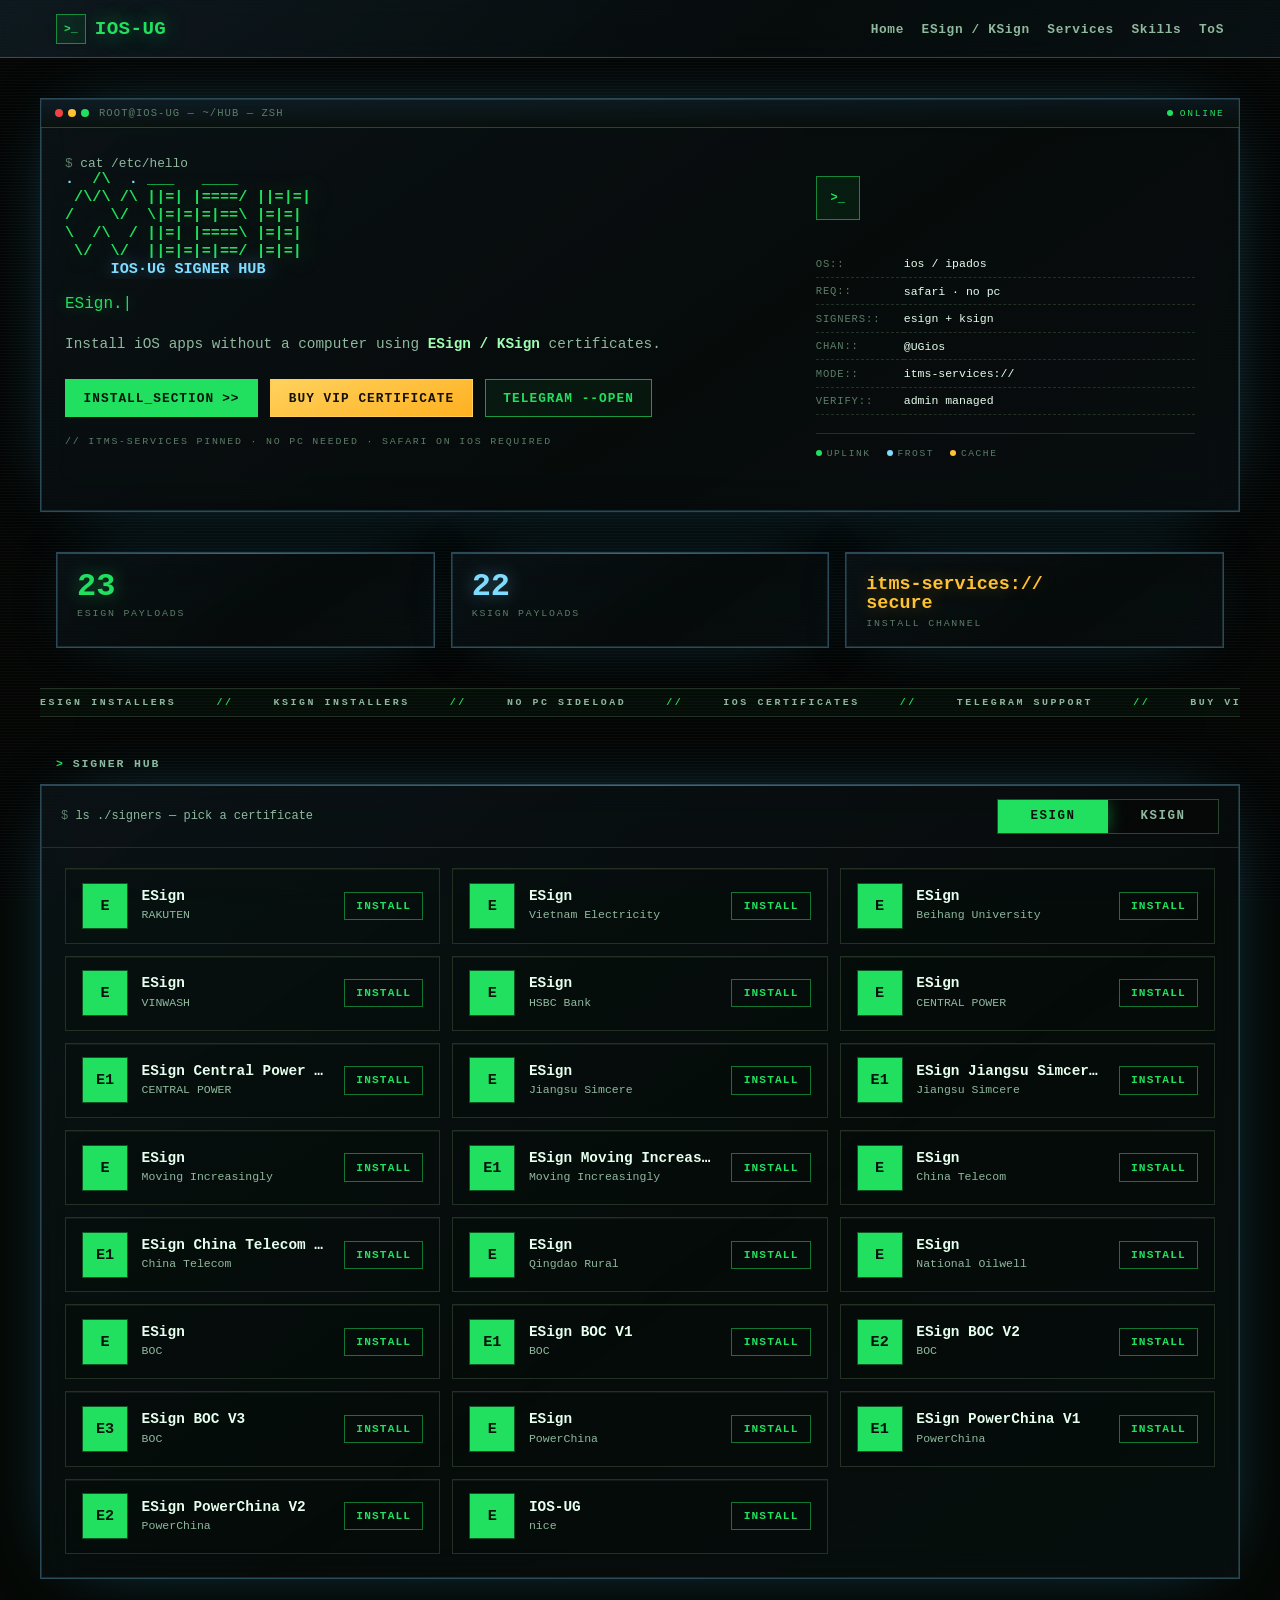
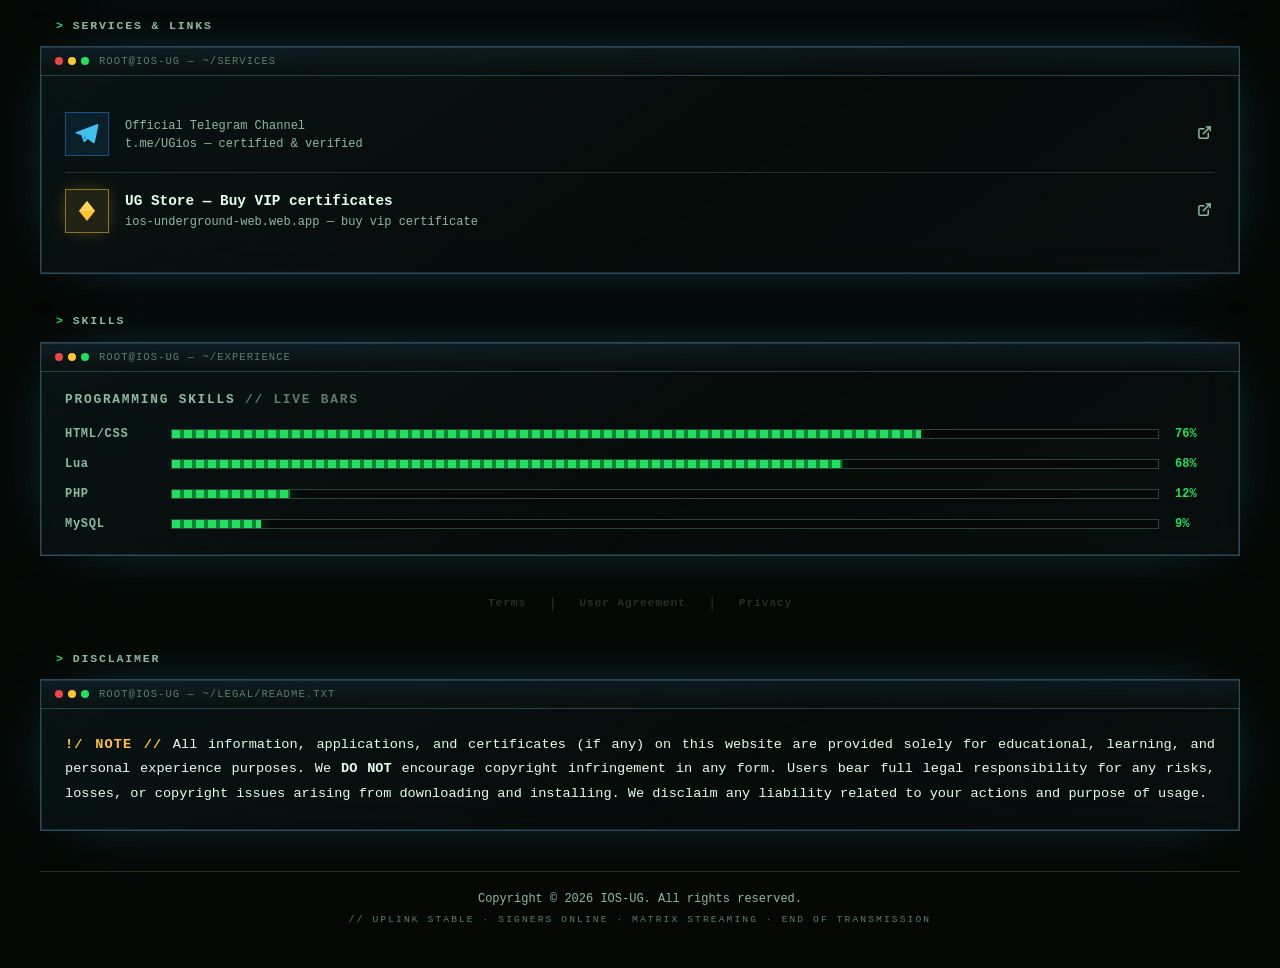
<file: index.html>
<!DOCTYPE html>
<html lang="en">
<head>
<meta charset="UTF-8">
<meta name="viewport" content="width=device-width, initial-scale=1.0, maximum-scale=1.0, user-scalable=no">
<meta name="mobile-web-app-capable" content="yes">
<meta name="apple-mobile-web-app-capable" content="yes">
<meta name="apple-mobile-web-app-status-bar-style" content="black-translucent">
<meta name="theme-color" content="#050805">
<title>IOS-UG</title>
<meta name="description" content="IOS-UG — ESign &amp; KSign iOS certificate installer">
<meta name="keywords" content="ios-ug, esign, ksign, ios signer, sideload, ipa installer, no pc, unsigned apps">
<link rel="icon" type="image/png" href="images/ios-ug-logo.png">
<style>
  /* ================================================================
     IOS-UG — PHOSPHOR TERMINAL / MATRIX EDITION v2
     Structure: windows on flowing rain. Sharp. Mono. Bright.
     ================================================================ */
  :root {
    --bg: #050805;
    --panel: #0a0f0a;
    --text: #e6ffee;
    --muted: #8fb99e;
    --faint: #5c7d68;
    --line: #233024;
    --line-hi: #2c4634;
    --green: #22e05f;
    --green-hi: #33ff66;
    --green-soft: #9dffb0;
    --amber: #ffc233;
    --red: #ff4d4d;
    --cyan: #7ddcff;
    --ink: #04140a;
    --frost: rgba(125, 211, 252, 0.30);
    --mono: "JetBrains Mono", "Fira Code", ui-monospace, "SF Mono", Menlo, Consolas, monospace;
  }

  * { box-sizing: border-box; margin: 0; padding: 0; }

  html {
    background: var(--bg);
    scroll-behavior: smooth;
    -webkit-text-size-adjust: 100%;  /* stop iOS from inflating fonts & breaking rows */
    text-size-adjust: 100%;
  }

  /* body stays TRANSPARENT — the fixed matrix canvas (z-index:-10)
     paints behind every layer and must be allowed to show through */
  body {
    width: 100%;
    min-height: 100%;
    background: transparent;
    color: var(--text);
    font-family: var(--mono);
    font-size: 14px;
    overflow-x: hidden;
    -webkit-tap-highlight-color: transparent;
  }

  a { color: var(--green); text-decoration: none; }
  a:hover { color: var(--green-hi); }

  ::selection { background: var(--green); color: var(--ink); }
  :focus-visible { outline: 2px solid var(--green-hi); outline-offset: 2px; }

  /* ENGLISH-ONLY UI — Vietnamese strings stay in markup for reference, never rendered */
  .lang-vi { display: none !important; }

  /* ---------- matrix backdrop: unmissable ---------- */
  #matrix {
    position: fixed;
    inset: 0;
    width: 100%;
    height: 100%;
    z-index: -10;
    pointer-events: none;
    opacity: 1;
  }

  /* CRT scanlines above the rain */
  body::after {
    content: "";
    position: fixed;
    inset: 0;
    z-index: -9;
    pointer-events: none;
    background: repeating-linear-gradient(
      0deg,
      rgba(230, 255, 238, 0.028) 0 1px,
      transparent 1px 3px
    );
  }

  /* ---------- reveal (after boot splash dissolves) ---------- */
  .rise {
    opacity: 0;
    animation: rise-in 0.5s cubic-bezier(0.2, 0.7, 0.3, 1) forwards;
    animation-delay: 2.9s;
  }
  @keyframes rise-in {
    from { opacity: 0; transform: translateY(14px); }
    to { opacity: 1; transform: none; }
  }

  /* ---------- terminal windows ---------- */
  .window {
    position: relative;
    isolation: isolate;
    overflow: hidden;
    max-width: 1200px;
    margin: 0 auto 2.5rem;
    /* glass rim highlight painted ON as the first background layer */
    background:
      linear-gradient(90deg, transparent, rgba(255, 255, 255, 0.18), transparent) top / 100% 1px no-repeat,
      linear-gradient(
        145deg,
        rgba(23, 44, 58, 0.30),
        rgba(7, 14, 15, 0.56) 58%,
        rgba(13, 27, 33, 0.34)
      );
    -webkit-backdrop-filter: blur(20px) saturate(1.5) brightness(1.05);
    backdrop-filter: blur(20px) saturate(1.5) brightness(1.05);
    border: 1px solid var(--frost);
    box-shadow:
      inset 0 0 0 1px rgba(125, 211, 252, 0.16),
      inset 0 1px 0 rgba(255, 255, 255, 0.10),
      0 0 70px -34px rgba(56, 189, 248, 0.55);
  }
  .window::after {
    content: "";
    position: absolute;
    top: -60%; bottom: -60%; left: -70%;
    width: 55%;
    pointer-events: none;
    background: linear-gradient(
      115deg,
      transparent,
      rgba(148, 214, 255, 0.08) 45%,
      rgba(255, 255, 255, 0.15) 50%,
      rgba(148, 214, 255, 0.08) 55%,
      transparent
    );
    transform: translateX(-45%);
    animation: sheen 7s ease-in-out infinite;
  }
  @keyframes sheen {
    0% { transform: translateX(-45%); }
    55%, 100% { transform: translateX(320%); }
  }

  .term-bar {
    display: flex;
    align-items: center;
    gap: 0.6rem;
    padding: 0.5rem 0.9rem;
    background: linear-gradient(180deg, rgba(17, 36, 48, 0.45), rgba(10, 16, 11, 0.68));
    -webkit-backdrop-filter: blur(12px);
    backdrop-filter: blur(12px);
    border-bottom: 1px solid rgba(125, 211, 252, 0.22);
  }
  .term-dots { display: inline-flex; gap: 5px; }
  .term-dots i { display: inline-block; width: 8px; height: 8px; border-radius: 999px; }
  .term-title {
    font-size: 0.66rem;
    letter-spacing: 0.1em;
    text-transform: uppercase;
    color: var(--faint);
    white-space: nowrap;
    overflow: hidden;
    text-overflow: ellipsis;
  }
  .term-right {
    margin-left: auto;
    display: inline-flex;
    align-items: center;
    gap: 0.4rem;
    font-size: 0.6rem;
    letter-spacing: 0.18em;
    text-transform: uppercase;
    color: var(--green);
  }
  .term-right .pulse {
    width: 6px; height: 6px; border-radius: 999px;
    background: var(--green);
    animation: blink 1.4s infinite;
  }

  .caret::after {
    content: "▊";
    margin-left: 0.12em;
    color: var(--green);
    animation: blink 1.1s steps(1, end) infinite;
  }
  @keyframes blink { 50% { opacity: 0; } }

  .cmd::before { content: "$ "; color: var(--faint); }

  /* ---------- header ---------- */
  header {
    position: sticky;
    top: 0;
    z-index: 100;
    background: linear-gradient(140deg, rgba(24, 44, 57, 0.50), rgba(7, 14, 15, 0.72) 60%, rgba(13, 27, 33, 0.50));
    -webkit-backdrop-filter: blur(16px) saturate(1.35);
    backdrop-filter: blur(16px) saturate(1.35);
    border-bottom: 1px solid var(--frost);
  }

  .navbar {
    max-width: 1200px;
    margin: 0 auto;
    padding: 0.85rem 1rem;
    display: flex;
    align-items: center;
    justify-content: space-between;
    flex-wrap: wrap;
    gap: 0.85rem;
  }

  .nav-logo {
    display: inline-flex;
    align-items: center;
    gap: 0.55rem;
    font-size: 1.2rem;
    font-weight: 800;
    color: var(--green);
    letter-spacing: 0.02em;
    text-shadow: 0 0 20px rgba(34, 224, 95, 0.5);
  }
  .nav-logo i {
    font-style: normal;
    display: inline-grid;
    place-items: center;
    width: 30px; height: 30px;
    border: 1px solid rgba(34, 224, 95, 0.55);
    background: rgba(34, 224, 95, 0.08);
    color: var(--green);
    font-size: 0.7rem;
    font-weight: 800;
  }

  .nav-links {
    display: flex;
    gap: 1.1rem;
    list-style: none;
    align-items: center;
    flex-wrap: wrap;
  }

  .nav-links a {
    color: var(--muted);
    font-weight: 600;
    font-size: 0.8rem;
    letter-spacing: 0.05em;
    transition: color 0.2s, text-shadow 0.2s;
  }

  .nav-links a:hover { color: var(--green-hi); text-shadow: 0 0 14px rgba(34, 224, 95, 0.55); }

  /* ---------- hero ---------- */
  .hero { padding-top: 2.5rem; }

  .hero-grid {
    display: grid;
    gap: 2rem;
    padding: 1.75rem 1.5rem 2rem;
  }
  @media (min-width: 900px) {
    .hero-grid { grid-template-columns: 1.25fr 0.75fr; align-items: start; }
  }

  .hero-art {
    font-size: clamp(0.6rem, 2.6vw + 0.2rem, 0.95rem);
    line-height: 1.18;
    font-weight: 800;
    color: var(--green);
    text-shadow: 0 0 22px rgba(34, 224, 95, 0.55);
    white-space: pre;
    overflow: hidden;
  }
  .hero-art em {
    font-style: normal;
    color: var(--cyan);
    text-shadow: 0 0 18px rgba(125, 220, 255, 0.5);
  }

  .hero-typing {
    font-size: 1rem;
    color: var(--green);
    min-height: 1.4rem;
    margin-top: 1rem;
    text-shadow: 0 0 14px rgba(34, 224, 95, 0.4);
  }

  .hero-desc {
    margin-top: 0.9rem;
    color: var(--muted);
    font-size: 0.9rem;
    line-height: 1.75;
    max-width: 640px;
  }
  .hero-desc strong { color: var(--green-soft); }

  .cta-row { display: flex; flex-wrap: wrap; gap: 0.75rem; margin-top: 1.4rem; }

  .btn-sh {
    display: inline-flex;
    align-items: center;
    gap: 0.5rem;
    padding: 0.65rem 1.1rem;
    border: 1px solid rgba(34, 224, 95, 0.65);
    background: var(--green);
    color: var(--ink);
    font-family: var(--mono);
    font-weight: 800;
    font-size: 0.8rem;
    letter-spacing: 0.08em;
    text-transform: uppercase;
    transition: all 0.2s;
  }
  .btn-sh:hover {
    background: var(--green-hi);
    box-shadow: 0 0 26px -6px rgba(51, 255, 102, 0.6);
    color: var(--ink);
  }
  .btn-sh.ghost {
    background: rgba(34, 224, 95, 0.06);
    color: var(--green);
  }
  .btn-sh.ghost:hover {
    background: rgba(34, 224, 95, 0.14);
    color: var(--green-hi);
  }
  /* VIP = solid gold */
  .btn-sh.vip {
    background: linear-gradient(160deg, #ffd25e, #ffb020);
    border-color: rgba(255, 210, 94, 0.75);
    color: #14100a;
  }
  .btn-sh.vip:hover {
    background: #ffd25e;
    box-shadow: 0 0 30px -6px rgba(255, 194, 51, 0.65);
    color: #14100a;
  }

  .hero-meta {
    margin-top: 1.2rem;
    font-size: 0.62rem;
    letter-spacing: 0.18em;
    color: var(--faint);
    text-transform: uppercase;
  }

  /* sysinfo side card */
  .sysinfo { padding: 1.25rem; font-size: 0.75rem; align-self: stretch; }
  .sysinfo .mark {
    display: inline-grid;
    place-items: center;
    width: 44px; height: 44px;
    border: 1px solid rgba(34, 224, 95, 0.55);
    background: rgba(34, 224, 95, 0.08);
    color: var(--green);
    font-weight: 800;
    margin-bottom: 0.9rem;
  }
  .sysinfo table { width: 100%; border-collapse: collapse; margin-top: 1rem; }
  .sysinfo td {
    padding: 0.42rem 0;
    border-bottom: 1px dashed var(--line);
    color: var(--muted);
    font-size: 0.72rem;
  }
  .sysinfo td:first-child { color: var(--faint); width: 88px; font-size: 0.66rem; letter-spacing: 0.08em; text-transform: uppercase; }
  .sysinfo td:last-child { color: var(--text); }

  .leds {
    display: flex;
    gap: 1rem;
    margin-top: 1.1rem;
    padding-top: 0.9rem;
    border-top: 1px solid var(--line);
    font-size: 0.6rem;
    letter-spacing: 0.16em;
    text-transform: uppercase;
    color: var(--faint);
  }
  .leds b { width: 6px; height: 6px; border-radius: 999px; display: inline-block; margin-right: 5px; }

  /* ---------- stat strip ---------- */
  .stats {
    max-width: 1200px;
    margin: 0 auto 2.5rem;
    padding: 0 1rem;
    display: grid;
    grid-template-columns: repeat(3, minmax(0, 1fr));
    gap: 1rem;
  }
  @media (max-width: 640px) {
    .stats { grid-template-columns: 1fr; }
  }
  .stat {
    margin: 0;   /* .window default margin would add huge gaps in the grid */
    padding: 1.1rem 1.25rem;
    display: flex;
    flex-direction: column;
    gap: 0.3rem;
    animation-delay: 3.05s;
  }
  .stat .num {
    font-size: 1.9rem;
    font-weight: 800;
    color: var(--green);
    line-height: 1;
    text-shadow: 0 0 18px rgba(34, 224, 95, 0.45);
  }
  .stat .lbl {
    font-size: 0.62rem;
    letter-spacing: 0.18em;
    text-transform: uppercase;
    color: var(--faint);
  }
  .stat:nth-child(2) { animation-delay: 3.2s; }
  .stat:nth-child(3) { animation-delay: 3.35s; }
  .stat:nth-child(2) .num { color: var(--cyan); text-shadow: 0 0 18px rgba(125, 220, 255, 0.4); }
  .stat:nth-child(3) .num { color: var(--amber); text-shadow: 0 0 18px rgba(255, 194, 51, 0.35); font-size: 1.2rem; padding-top: 0.35rem; }

  /* ---------- marquee ---------- */
  .marquee {
    max-width: 1200px;
    margin: 0 auto 2.5rem;
    border-block: 1px solid var(--line);
    overflow: hidden;
    background: rgba(34, 224, 95, 0.04);
  }
  .marquee-track {
    display: flex;
    gap: 2.5rem;
    width: max-content;
    padding: 0.5rem 0;
    animation: slide 30s linear infinite;
  }
  .marquee span {
    display: inline-flex;
    align-items: center;
    gap: 2.5rem;
    font-size: 0.62rem;
    font-weight: 800;
    letter-spacing: 0.26em;
    text-transform: uppercase;
    color: var(--muted);
    white-space: nowrap;
  }
  .marquee span::after { content: "//"; color: var(--green); }
  @keyframes slide {
    from { transform: translateX(0); }
    to { transform: translateX(-50%); }
  }

  /* ---------- section labels (outside windows) ---------- */
  .section-label {
    display: flex;
    align-items: center;
    gap: 0.5rem;
    max-width: 1200px;
    margin: 0 auto 0.9rem;
    padding: 0 1rem;
    font-size: 0.72rem;
    font-weight: 800;
    letter-spacing: 0.16em;
    text-transform: uppercase;
    color: var(--muted);
  }
  .section-label::before { content: ">"; color: var(--green); }

  /* ---------- services row ---------- */
  .pad { padding: 1.25rem 1.5rem 1.5rem; }

  .link-row {
    display: flex;
    align-items: center;
    gap: 1rem;
    padding: 1rem 0;
    border-bottom: 1px solid var(--line);
    transition: background 0.2s;
  }
  .link-row:last-child { border-bottom: none; }
  .link-row:hover { background: rgba(34, 224, 95, 0.05); }

  .link-icon-wrap {
    width: 44px;
    height: 44px;
    border: 1px solid rgba(33, 150, 243, 0.45);
    background: rgba(33, 150, 243, 0.10);
    display: flex;
    align-items: center;
    justify-content: center;
    flex-shrink: 0;
  }
  .link-icon-wrap svg { width: 24px; height: 24px; }

  .link-icon-wrap.vip {
    border-color: rgba(255, 194, 51, 0.50);
    background: rgba(255, 194, 51, 0.10);
    box-shadow: 0 0 20px -6px rgba(255, 194, 51, 0.45);
  }

  .link-label { color: var(--text); font-weight: 600; font-size: 0.9rem; line-height: 1.35; }
  .link-label span { display: block; }
  .link-label span:nth-child(2) { font-size: 0.75rem; color: var(--muted); font-weight: 500; margin-top: 2px; font-family: var(--mono); }

  .link-open-btn { margin-left: auto; width: 18px; height: 18px; color: var(--muted); flex-shrink: 0; }
  .link-row:hover .link-open-btn { color: var(--green); }

  /* ---------- signers hub (tabs) ---------- */
  .seg-bar {
    display: flex;
    align-items: center;
    gap: 0.75rem;
    padding: 0.85rem 1.25rem;
    border-bottom: 1px solid var(--line);
    flex-wrap: wrap;
  }
  .seg-cmd { font-size: 0.75rem; color: var(--muted); }
  .seg-cmd::before { content: "$ "; color: var(--faint); }

  .seg-track {
    display: flex;
    position: relative;
    border: 1px solid var(--line-hi);
    background: rgba(5, 8, 5, 0.62);
    overflow: hidden;
  }
  .seg-thumb {
    position: absolute;
    top: 0; bottom: 0; left: 0;
    width: 50%;
    background: var(--green) !important;
    box-shadow: 0 0 18px -2px rgba(34, 224, 95, 0.55);
    transition: transform 0.25s ease;
    z-index: 0;
  }
  .seg-btn {
    flex: 1;
    min-width: 110px;
    padding: 0.6rem 1.4rem;
    background: transparent;
    border: none;
    color: var(--muted);
    font-family: var(--mono);
    font-weight: 800;
    font-size: 0.78rem;
    letter-spacing: 0.12em;
    text-transform: uppercase;
    cursor: pointer;
    transition: color 0.2s;
    position: relative;
    z-index: 1;
  }
  .seg-btn.active { color: var(--ink); }
  .seg-btn:not(.active):hover { color: var(--text); }

  .tab-panel { display: none; }
  .tab-panel.active { display: block; }

  .list-pad { padding: 1.25rem 1.5rem 1.5rem; }

  .esign-section, .ksign-section {
    display: grid;
    grid-template-columns: repeat(auto-fill, minmax(300px, 1fr));
    gap: 0.75rem;
  }

  .app-row {
    display: flex;
    align-items: center;
    gap: 0.85rem;
    padding: 0.85rem 1rem;
    background: rgba(5, 12, 8, 0.26);   /* glassy — matrix rain shows through */
    box-shadow: inset 0 1px 0 rgba(255, 255, 255, 0.05);
    border: 1px solid var(--line);
    transition: border-color 0.2s, box-shadow 0.2s, background 0.2s;
    cursor: pointer;
  }

  .app-row:hover {
    border-color: rgba(34, 224, 95, 0.6);
    background: rgba(34, 224, 95, 0.10);
    box-shadow: 0 0 22px -8px rgba(34, 224, 95, 0.5);
  }

  .app-icon {
    width: 46px;
    height: 46px;
    background: var(--bg);
    border: 1px solid rgba(34, 224, 95, 0.35);
    display: flex;
    align-items: center;
    justify-content: center;
    flex-shrink: 0;
    overflow: hidden;
  }

  .app-badge {
    display: inline-flex;
    align-items: center;
    justify-content: center;
    width: 100%;
    height: 100%;
    font-size: 0.95rem;
    font-weight: 800;
    color: var(--ink);
    background: var(--green);
  }
  .app-row:hover .app-badge {
    background: var(--green-hi);
    box-shadow: 0 0 16px -2px rgba(51, 255, 102, 0.6);
  }

  .app-text { flex: 1; min-width: 0; }

  .app-title {
    font-weight: 700;
    font-size: 0.9rem;
    color: var(--text);
    margin-bottom: 0.2rem;
    white-space: nowrap;
    overflow: hidden;
    text-overflow: ellipsis;
  }

  .app-sub {
    font-size: 0.72rem;
    color: var(--muted);
    line-height: 1.4;
    font-family: var(--mono);
  }

  .app-action {
    font-size: 0.7rem;
    font-weight: 800;
    color: var(--green);
    letter-spacing: 0.1em;
    text-transform: uppercase;
    padding: 0.45rem 0.7rem;
    border: 1px solid rgba(34, 224, 95, 0.5);
    white-space: nowrap;
    transition: all 0.2s;
    flex-shrink: 0;
  }

  .app-row:hover .app-action {
    background: var(--green);
    color: var(--ink);
  }

  .loading-note {
    text-align: center;
    padding: 2rem;
    color: var(--muted);
    font-size: 0.8rem;
    grid-column: 1 / -1;
  }

  /* ---------- skills ---------- */
  .skill-row {
    display: flex;
    align-items: center;
    gap: 1rem;
    margin-bottom: 1rem;
  }

  .skill-name {
    width: 90px;
    font-size: 0.75rem;
    color: var(--muted);
    font-weight: 700;
    letter-spacing: 0.06em;
  }

  .skill-track {
    flex: 1;
    height: 10px;
    background: rgba(5, 8, 5, 0.62);
    overflow: hidden;
    border: 1px solid var(--line-hi);
    position: relative;
  }

  .skill-fill {
    height: 100%;
    width: 0%;
    transition: width 1s ease;
    background: repeating-linear-gradient(
      90deg,
      var(--green) 0 8px,
      rgba(34, 224, 95, 0.55) 8px 12px
    ) !important;
    box-shadow: 0 0 14px rgba(34, 224, 95, 0.45);
  }

  .skill-pct {
    width: 40px;
    font-size: 0.75rem;
    font-weight: 800;
    color: var(--green);
  }

  /* ---------- legal + disclaimer ---------- */
  .legal-links {
    max-width: 1200px;
    margin: 0 auto 2.5rem;
    padding: 0 1rem;
    display: flex;
    justify-content: center;
    gap: 1.4rem;
    flex-wrap: wrap;
  }

  .legal-links a {
    color: var(--muted);
    font-size: 0.72rem;
    font-weight: 600;
    letter-spacing: 0.06em;
  }
  .legal-links a:hover { color: var(--green); }
  .legal-links span { color: var(--line); }

  .readme {
    padding: 1.5rem;
    font-size: 0.85rem;
    line-height: 1.8;
    text-align: justify;
  }
  .readme .warn-head {
    color: var(--amber);
    font-weight: 800;
    letter-spacing: 0.08em;
  }
  .readme p { margin: 0; }
  .readme .lang-en + .lang-vi { margin-top: 1rem; }

  /* ---------- footer ---------- */
  .site-footer {
    max-width: 1200px;
    margin: 1.5rem auto 0;
    padding: 1.25rem 1rem 2rem;
    border-top: 1px solid var(--line);
    color: var(--muted);
    font-size: 0.75rem;
    text-align: center;
  }
  .footer-sys {
    margin-top: 0.5rem;
    font-size: 0.6rem;
    letter-spacing: 0.22em;
    text-transform: uppercase;
    color: var(--faint);
  }

  /* ---------- toast ---------- */
  #toast {
    position: fixed;
    bottom: 2rem;
    left: 50%;
    transform: translateX(-50%);
    padding: 0.9rem 1.3rem;
    background: linear-gradient(140deg, rgba(24, 44, 57, 0.85), rgba(7, 14, 15, 0.92));
    -webkit-backdrop-filter: blur(14px);
    backdrop-filter: blur(14px);
    border: 1px solid var(--frost);
    color: var(--text);
    font-size: 0.8rem;
    display: none;
    z-index: 1000;
    animation: slideUp 0.3s ease;
    max-width: min(92vw, 480px);
  }
  #toast::before { content: "[notice] "; color: var(--green); font-weight: 800; }
  #toast.show { display: block; }

  @keyframes slideUp { from { transform: translate(-50%, 20px); opacity: 0; } to { transform: translate(-50%, 0); opacity: 1; } }

  /* ---------- responsive ---------- */
  @media (max-width: 700px) {
    /* header: logo + horizontal scroll tabs (native iOS feel) */
    .navbar { flex-direction: row; align-items: center; justify-content: space-between; gap: 0.75rem; padding: 0.75rem 0.85rem; }
    .nav-logo { font-size: 1.05rem; }
    .nav-logo i { width: 26px; height: 26px; font-size: 0.62rem; }
    .nav-links {
      flex-wrap: nowrap;
      overflow-x: auto;
      justify-content: flex-start;
      gap: 0.9rem;
      padding-bottom: 2px;
      -webkit-overflow-scrolling: touch;
      scrollbar-width: none;
    }
    .nav-links::-webkit-scrollbar { display: none; }
    .nav-links a { font-size: 0.72rem; white-space: nowrap; }

    /* tighter rhythm so more matrix breathes between windows */
    .window {
      margin-bottom: 1.1rem;
      /* LIGHT GLASS on phones — crisper, brighter rain, no heavy compositing */
      background: linear-gradient(160deg, rgba(23, 44, 58, 0.20), rgba(7, 14, 15, 0.34) 60%);
      -webkit-backdrop-filter: blur(10px) saturate(1.25) brightness(1.08);
      backdrop-filter: blur(10px) saturate(1.25) brightness(1.08);
      -webkit-backdrop-filter: blur(10px) saturate(1.25) brightness(1.08);
    }
    .window::after { display: none; }  /* sheen sweep off on phones */
    .stats { margin: 0 0 1.1rem; padding: 0 0.85rem; gap: 0.6rem; }
    .stat { padding: 0.9rem 1rem; }
    .stat .num { font-size: 1.5rem !important; }
    .marquee { margin-bottom: 1.1rem; }
    .section-label { margin-bottom: 0.6rem; padding: 0 0.85rem; }

    .hero { padding-top: 1rem; }
    .hero-grid { grid-template-columns: 1fr; padding: 1rem 0.85rem 1.15rem; gap: 1rem; }
    .sysinfo { display: none; }
    .hero-typing { font-size: 0.92rem; margin-top: 0.75rem; }
    .hero-desc { font-size: 0.82rem; line-height: 1.65; margin-top: 0.7rem; }
    .cta-row { gap: 0.5rem; margin-top: 1rem; }
    .btn-sh { padding: 0.55rem 0.85rem; font-size: 0.72rem; }
    .hero-meta { margin-top: 0.85rem; font-size: 0.56rem; }

    /* signers panel: ONE clean list with hairlines — not a stack of boxes.
       Rows are near-transparent so the rain streams right through them. */
    .list-pad { padding: 0.6rem 0.55rem 0.85rem; }
    .esign-section, .ksign-section { grid-template-columns: 1fr; gap: 0; }
    .app-row {
      padding: 0.55rem 0.5rem;
      gap: 0.55rem;
      background: rgba(5, 12, 8, 0.14);
      border: none;
      border-bottom: 1px solid var(--line);
      box-shadow: none;
    }
    .app-row:last-child { border-bottom: none; }
    .app-icon { width: 38px; height: 38px; }
    .app-badge { font-size: 0.8rem; }
    .app-title { font-size: 0.8rem; margin-bottom: 0.1rem; }
    .app-sub { font-size: 0.64rem; }
    .app-action { padding: 0.35rem 0.5rem; font-size: 0.62rem; letter-spacing: 0.06em; }

    /* loading note tighter */
    .seg-bar { gap: 0.6rem; padding: 0.75rem 0.85rem; }
    .seg-cmd { width: 100%; font-size: 0.68rem; }
    .seg-btn { min-width: 92px; padding: 0.55rem 1rem; font-size: 0.72rem; }
    .loading-note { padding: 1.25rem 0.5rem; }
    .skill-row { gap: 0.6rem; margin-bottom: 0.75rem; }
    .skill-name { width: 72px; font-size: 0.7rem; }
    .link-row { padding: 0.85rem 0; gap: 0.75rem; }
    .link-icon-wrap { width: 40px; height: 40px; }
    .readme { padding: 1rem 0.85rem 1.15rem; font-size: 0.78rem; line-height: 1.7; }
    .legal-links { margin-bottom: 1.4rem; gap: 0.9rem; }
    .site-footer { padding: 1rem 0.85rem 1.5rem; font-size: 0.68rem; }
    #toast { bottom: 1.25rem; width: max-content; max-width: 94vw; font-size: 0.72rem; }
  }

  /* ---------- boot splash — starter animation ---------- */
  .pointer-events-none { pointer-events: none; }
  .boot-hide {
    position: fixed;
    inset: 0;
    z-index: 1200;
    display: grid;
    place-items: center;
    padding: 1rem;
    background: var(--bg);
    animation: boot-out 0.5s ease 2.6s forwards;
  }
  .boot-hide .terminal { width: 100%; max-width: 27rem; }
  @keyframes boot-out { to { opacity: 0; visibility: hidden; } }

  .terminal { background: #0a0f0a; border: 1px solid var(--frost); box-shadow: 0 0 70px -26px rgba(56, 189, 248, 0.4); }

  .boot-line { opacity: 0; animation: boot-line-in 0.16s ease-out forwards; }
  @keyframes boot-line-in {
    from { opacity: 0; transform: translateX(-6px); }
    to { opacity: 1; transform: none; }
  }
  .boot-bar { width: 0; animation: boot-bar-fill 1.7s cubic-bezier(0.3, 0.7, 0.3, 1) 0.2s forwards; }
  @keyframes boot-bar-fill { to { width: 100%; } }

  @media (prefers-reduced-motion: reduce) {
    *, *::before, *::after {
      animation-duration: 0.01ms !important;
      animation-iteration-count: 1 !important;
      transition-duration: 0.01ms !important;
    }
  }
</style>
</head>
<body>

<canvas id="matrix" aria-hidden="true"></canvas>

<!-- ============ BOOT SPLASH ============ -->
<div class="boot-hide pointer-events-none" aria-hidden="true">
  <div class="terminal" style="position:relative;overflow:hidden;">
    <div class="term-bar">
      <span class="term-dots">
        <i style="background:#ef4444"></i>
        <i style="background:#ffc233"></i>
        <i style="background:#22e05f"></i>
      </span>
      <span class="term-title">root@ios-ug — init v2.1</span>
    </div>
    <div style="position:relative;padding:1.25rem 1.4rem;background:repeating-linear-gradient(0deg,rgba(230,255,238,0.02) 0 1px,transparent 1px 3px);">
      <p class="cmd" style="font-size:0.85rem;color:var(--text);">ios-ug --boot</p>
      <div style="margin-top:0.5rem;font-size:0.72rem;color:var(--muted);display:grid;gap:0.25rem;">
        <p class="boot-line" style="animation-delay:150ms"><span style="color:var(--green)">[ok]</span> kernel.engage — phosphor-16</p>
        <p class="boot-line" style="animation-delay:430ms"><span style="color:var(--green)">[ok]</span> catalog.scan — esign + ksign manifest</p>
        <p class="boot-line" style="animation-delay:710ms"><span style="color:var(--green)">[ok]</span> signer.armed — certificates ready</p>
        <p class="boot-line" style="animation-delay:990ms"><span style="color:var(--green)">[ok]</span> channel.secure — itms-services pinned</p>
        <p class="boot-line" style="animation-delay:1270ms"><span style="color:var(--green)">[ok]</span> matrix.stream — rain online</p>
        <p class="boot-line" style="animation-delay:1560ms;margin-top:0.8rem;font-size:0.85rem;font-weight:800;letter-spacing:0.22em;color:var(--green-hi);text-transform:uppercase;">access granted</p>
      </div>
      <div style="margin-top:1rem;height:4px;background:#161e16;">
        <div class="boot-bar" style="height:100%;background:var(--green);"></div>
      </div>
      <p style="margin-top:0.5rem;font-size:0.6rem;letter-spacing:0.2em;color:var(--faint);">// stream secure · entering signer hub…</p>
    </div>
  </div>
</div>

<header>
  <nav class="navbar" aria-label="Chính">
    <a href="/" class="nav-logo"><i>&gt;_</i>IOS-UG</a>
    <ul class="nav-links" id="nav-links">
      <li><a href="#about"><span class="lang-vi">Trang chủ</span><span class="lang-en">Home</span></a></li>
      <li><a href="#bypass"><span class="lang-vi">ESign / KSign</span><span class="lang-en">ESign / KSign</span></a></li>
      <li><a href="#links"><span class="lang-vi">Dịch vụ</span><span class="lang-en">Services</span></a></li>
      <li><a href="#skills"><span class="lang-vi">Kỹ năng</span><span class="lang-en">Skills</span></a></li>
      <li><a href="#disclaimer"><span class="lang-vi">Thỏa thuận</span><span class="lang-en">ToS</span></a></li>
    </ul>
  </nav>
</header>

<main>
  <!-- ============ HERO — glyph, no image ============ -->
  <section class="hero" id="about" aria-labelledby="hero-name" style="max-width:1200px;margin:0 auto;">
    <div class="window rise">
      <div class="term-bar">
        <span class="term-dots">
          <i style="background:#ef4444"></i>
          <i style="background:#ffc233"></i>
          <i style="background:#22e05f"></i>
        </span>
        <span class="term-title">root@ios-ug — ~/hub — zsh</span>
        <span class="term-right"><span class="pulse"></span>online</span>
      </div>

      <div class="hero-grid" style="position:relative;">
        <div>
          <p class="cmd hero-typing-none" style="font-size:0.8rem;color:var(--muted);">cat /etc/hello</p>
          <pre class="hero-art" aria-hidden="true">
<em>.</em>  /\  <em>.</em> ___   ____
 /\/\ /\ ||=| |====/ ||=|=|
/    \/  \|=|=|=|==\ |=|=|
\  /\  / ||=| |====\ |=|=|
 \/  \/  ||=|=|=|==/ |=|=|
     <em>IOS·UG SIGNER HUB</em></pre>

          <p class="hero-typing"><span id="typed-text"></span><span class="cursor" style="color:var(--green)">|</span></p>

          <p class="hero-desc">
            <span class="lang-vi">Cài đặt ứng dụng iOS không cần máy tính với <strong>ESign / KSign</strong> certificates.</span>
            <span class="lang-en">Install iOS apps without a computer using <strong>ESign / KSign</strong> certificates.</span>
          </p>

          <div class="cta-row">
            <a href="#bypass" class="btn-sh">install_section <span aria-hidden="true">&gt;&gt;</span></a>
            <a href="https://ios-underground-web.web.app" target="_blank" rel="noopener" class="btn-sh vip">buy vip certificate</a>
            <a href="https://t.me/UGios" target="_blank" rel="noopener" class="btn-sh ghost">telegram --open</a>
          </div>

          <p class="hero-meta">// itms-services pinned · no pc needed · safari on ios required</p>
        </div>

        <!-- sysinfo card (hidden on phones, decoration only) -->
        <aside class="sysinfo" aria-hidden="true">
          <span class="mark">&gt;_</span>
          <table class="lang-en">
            <tr><td>os::</td><td>ios / ipados</td></tr>
            <tr><td>req::</td><td>safari · no pc</td></tr>
            <tr><td>signers::</td><td>esign + ksign</td></tr>
            <tr><td>chan::</td><td>@UGios</td></tr>
            <tr><td>mode::</td><td>itms-services://</td></tr>
            <tr><td>verify::</td><td>admin managed</td></tr>
          </table>
          <div class="leds">
            <span><b style="background:var(--green);animation:blink 1.6s infinite"></b>uplink</span>
            <span><b style="background:var(--cyan)"></b>frost</span>
            <span><b style="background:var(--amber)"></b>cache</span>
          </div>
        </aside>
      </div>
    </div>
  </section>

  <!-- ============ LIVE STATS ============ -->
  <div class="stats" aria-hidden="true">
    <div class="stat window rise">
      <span class="num" id="stat-esign" style="font-size:2rem;">--</span>
      <span class="lbl lang-vi">Kho ESign</span><span class="lbl lang-en">esign payloads</span>
    </div>
    <div class="stat window rise">
      <span class="num" id="stat-ksign" style="font-size:2rem;">--</span>
      <span class="lbl lang-vi">Kho KSign</span><span class="lbl lang-en">ksign payloads</span>
    </div>
    <div class="stat window rise">
      <span class="num" style="font-size:1.15rem;font-weight:800;">itms-services://<br>secure</span>
      <span class="lbl lang-vi">Kênh cài đặt</span><span class="lbl lang-en">install channel</span>
    </div>
  </div>

  <!-- ============ MARQUEE ============ -->
  <div class="marquee rise" aria-hidden="true">
    <div class="marquee-track">
      <span>esign installers</span><span>ksign installers</span><span>no pc sideload</span><span>ios certificates</span><span>telegram support</span><span>buy vip certificate</span><span>admin verified</span>
      <span>esign installers</span><span>ksign installers</span><span>no pc sideload</span><span>ios certificates</span><span>telegram support</span><span>buy vip certificate</span><span>admin verified</span>
    </div>
  </div>

  <!-- ============ SIGNERS HUB (core tabs — ids preserved) ============ -->
  <span class="section-label rise" id="bypass">
    <span class="lang-vi">Kho cài đặt</span>
    <span class="lang-en">Signer hub</span>
  </span>
  <div class="window rise" role="tablist" aria-label="Chọn loại chứng chỉ">
    <div class="seg-bar">
      <p class="seg-cmd lang-vi">ls ./kho — chọn bộ chứng chỉ</p>
      <p class="seg-cmd lang-en">ls ./signers — pick a certificate</p>
      <div class="seg-track" style="margin-left:auto;">
        <div class="seg-thumb" id="seg-thumb"></div>
        <button class="seg-btn active" id="tab-esign" role="tab" aria-selected="true" aria-controls="panel-esign">ESign</button>
        <button class="seg-btn" id="tab-ksign" role="tab" aria-selected="false" aria-controls="panel-ksign">KSign</button>
      </div>
    </div>

    <div id="panel-esign" role="tabpanel" aria-labelledby="tab-esign" class="tab-panel active">
      <div class="list-pad">
        <div class="esign-section" id="esign-list">
          <p class="loading-note">[fetch] …loading esign manifest</p>
        </div>
      </div>
    </div>

    <div id="panel-ksign" role="tabpanel" aria-labelledby="tab-ksign" class="tab-panel">
      <div class="list-pad">
        <div class="ksign-section" id="ksign-list">
          <p class="loading-note">[fetch] …loading ksign manifest</p>
        </div>
      </div>
    </div>
  </div>

  <!-- ============ SERVICES ============ -->
  <span class="section-label rise" id="links">
    <span class="lang-vi">Dịch vụ &amp; Liên kết</span>
    <span class="lang-en">Services &amp; links</span>
  </span>
  <div class="window rise">
    <div class="term-bar">
      <span class="term-dots">
        <i style="background:#ef4444"></i>
        <i style="background:#ffc233"></i>
        <i style="background:#22e05f"></i>
      </span>
      <span class="term-title">root@ios-ug — ~/services</span>
    </div>
    <div class="pad">
      <a class="link-row" href="https://t.me/UGios" target="_blank" rel="noopener">
        <span class="link-icon-wrap">
          <svg viewBox="0 0 24 24" fill="none" xmlns="http://www.w3.org/2000/svg">
            <path d="M21.8 2.2L1.4 10c-1.3.5-1.3 1.3-.2 1.6l5.2 1.6 1.9 5.9c.3.8.4 1 1 1 .5 0 .7-.2 1-.6l2.5-2.4 5.2 3.8c1 .5 1.7.3 1.9-.9l3.4-16c.4-1.5-.5-2.2-1.5-1.8z" fill="#41c0f0"></path>
            <path d="M8.8 13.4l.4 4.6 2.3-2.2-2.7-2.4z" fill="#1f8fd8"></path>
          </svg>
        </span>
        <span class="link-label">
          <span><span class="lang-vi">Kênh Telegram chính thức</span><span class="lang-en">Official Telegram Channel</span></span>
          <span>t.me/UGios — certified &amp; verified</span>
        </span>
        <span class="link-open-btn">
          <svg width="15" height="15" viewBox="0 0 24 24" fill="none" stroke="currentColor" stroke-width="2.4" stroke-linecap="round" stroke-linejoin="round">
            <path d="M18 13v6a2 2 0 0 1-2 2H5a2 2 0 0 1-2-2V8a2 2 0 0 1 2-2h6"></path>
            <polyline points="15 3 21 3 21 9"></polyline>
            <line x1="10" y1="14" x2="21" y2="3"></line>
          </svg>
        </span>
      </a>

      <a class="link-row" href="https://ios-underground-web.web.app" target="_blank" rel="noopener">
        <span class="link-icon-wrap vip">
          <svg viewBox="0 0 24 24" fill="none" xmlns="http://www.w3.org/2000/svg">
            <path d="M12 2L20 12L12 22L4 12Z" fill="#ffc233"></path>
            <path d="M12 2L20 12H4L12 2Z" fill="#ffd25e"></path>
          </svg>
        </span>
        <span class="link-label">
          <span>UG Store — Buy VIP certificates</span>
          <span>ios-underground-web.web.app — buy vip certificate</span>
        </span>
        <span class="link-open-btn">
          <svg width="15" height="15" viewBox="0 0 24 24" fill="none" stroke="currentColor" stroke-width="2.4" stroke-linecap="round" stroke-linejoin="round">
            <path d="M18 13v6a2 2 0 0 1-2 2H5a2 2 0 0 1-2-2V8a2 2 0 0 1 2-2h6"></path>
            <polyline points="15 3 21 3 21 9"></polyline>
            <line x1="10" y1="14" x2="21" y2="3"></line>
          </svg>
        </span>
      </a>
    </div>
  </div>

  <!-- ============ SKILLS ============ -->
  <span class="section-label rise" id="skills">
    <span class="lang-vi">Kỹ năng</span>
    <span class="lang-en">Skills</span>
  </span>
  <div class="window rise">
    <div class="term-bar">
      <span class="term-dots">
        <i style="background:#ef4444"></i>
        <i style="background:#ffc233"></i>
        <i style="background:#22e05f"></i>
      </span>
      <span class="term-title">root@ios-ug — ~/experience</span>
    </div>
    <div class="pad skills-card">
      <h2 style="font-size:0.8rem;letter-spacing:0.14em;text-transform:uppercase;color:var(--muted);margin-bottom:1.25rem;">
        <span class="lang-vi">Kỹ năng Lập trình</span><span class="lang-en">programming skills</span><span style="color:var(--faint)"> // live bars</span>
      </h2>
      <div class="skill-row">
        <span class="skill-name">HTML/CSS</span>
        <div class="skill-track"><div class="skill-fill" data-pct="76%"></div></div>
        <span class="skill-pct">76%</span>
      </div>
      <div class="skill-row">
        <span class="skill-name">Lua</span>
        <div class="skill-track"><div class="skill-fill" data-pct="68%"></div></div>
        <span class="skill-pct">68%</span>
      </div>
      <div class="skill-row">
        <span class="skill-name">PHP</span>
        <div class="skill-track"><div class="skill-fill" data-pct="12%"></div></div>
        <span class="skill-pct">12%</span>
      </div>
      <div class="skill-row" style="margin-bottom:0;">
        <span class="skill-name">MySQL</span>
        <div class="skill-track"><div class="skill-fill" data-pct="9%"></div></div>
        <span class="skill-pct">9%</span>
      </div>
    </div>
  </div>

  <!-- ============ LEGAL ============ -->
  <div class="legal-links rise">
    <a href="#disclaimer"><span class="lang-vi">Điều khoản và Điều kiện</span><span class="lang-en">Terms</span></a>
    <span>|</span>
    <a href="#disclaimer"><span class="lang-vi">Thỏa thuận người dùng</span><span class="lang-en">User Agreement</span></a>
    <span>|</span>
    <a href="#disclaimer"><span class="lang-vi">Chính sách Bảo mật</span><span class="lang-en">Privacy</span></a>
  </div>

  <!-- ============ DISCLAIMER ============ -->
  <span class="section-label rise" id="disclaimer">
    <span class="lang-vi">Miễn trừ trách nhiệm</span>
    <span class="lang-en">Disclaimer</span>
  </span>
  <div class="window rise" style="max-width:1200px;">
    <div class="term-bar">
      <span class="term-dots">
        <i style="background:#ef4444"></i>
        <i style="background:#ffc233"></i>
        <i style="background:#22e05f"></i>
      </span>
      <span class="term-title">root@ios-ug — ~/legal/readme.txt</span>
    </div>
    <div class="readme">
      <p class="lang-en" style="margin:0;"><span class="warn-head">!/ NOTE //</span> All information, applications, and certificates (if any) on this website are provided solely for educational, learning, and personal experience purposes. We <b>DO NOT</b> encourage copyright infringement in any form. Users bear full legal responsibility for any risks, losses, or copyright issues arising from downloading and installing. We disclaim any liability related to your actions and purpose of usage.</p>
      <p class="lang-vi" style="margin:0;"><span class="warn-head">!/ LƯU Ý //</span> Toàn bộ thông tin, ứng dụng và chứng chỉ (nếu có) trên website này chỉ phục vụ mục đích giáo dục, học tập và trải nghiệm cá nhân. Chúng tôi <b>KHÔNG</b> khuyến khích vi phạm bản quyền dưới mọi hình thức. Người dùng hoàn toàn chịu trách nhiệm pháp lý về mọi rủi ro, thiệt hại hoặc vấn đề bản quyền phát sinh từ việc tải xuống và cài đặt. Chúng tôi từ chối mọi trách nhiệm liên quan đến hành động và mục đích sử dụng của bạn.</p>
    </div>
  </div>
</main>

<footer class="site-footer">
  <div class="lang-vi">Bản quyền © 2026 IOS-UG. Đã đăng ký bản quyền.</div>
  <div class="lang-en">Copyright © 2026 IOS-UG. All rights reserved.</div>
  <div class="footer-sys" aria-hidden="true">// uplink stable · signers online · matrix streaming · end of transmission</div>
</footer>

<!-- Local toast -->
<div id="toast">
  <div id="toast-msg"></div>
</div>

<!-- ============ MATRIX RAIN — brighter, denser ============ -->
<script>
(function () {
  if (window.matchMedia("(prefers-reduced-motion: reduce)").matches) return;
  var c = document.getElementById("matrix");
  var ctx = c.getContext("2d");
  var GLYPHS = "アイウエオカキクケコサシスセソタチツテトナニヌネノハヒフヘホ0123456789<>/\\[]{}#$%&*+=;:_";
  var cols = [], w = 0, h = 0, last = 0, size = 14;

  function resize() {
    var dpr = Math.min(window.devicePixelRatio || 1, 2);
    w = window.innerWidth;
    h = window.innerHeight;
    size = w < 700 ? 13 : 15;
    c.width = Math.floor(w * dpr);
    c.height = Math.floor(h * dpr);
    ctx.setTransform(dpr, 0, 0, dpr, 0, 0);
    ctx.fillStyle = "#050805";
    ctx.fillRect(0, 0, w, h);
    var n = Math.floor(w / size);
    cols = [];
    for (var i = 0; i < n; i++) cols.push(Math.floor(Math.random() * 40) - 60);
  }

  function frame(t) {
    if (t - last < 30) { requestAnimationFrame(frame); return; }
    last = t;
    if (!document.hidden) {
      ctx.fillStyle = "rgba(5, 8, 5, 0.10)";
      ctx.fillRect(0, 0, w, h);
      ctx.font = size + 'px ui-monospace, "SF Mono", Menlo, Consolas, monospace';
      for (var i = 0; i < cols.length; i++) {
        var y = cols[i] * size;
        if (y > 0) {
          var g = GLYPHS.charAt(Math.floor(Math.random() * GLYPHS.length));
          var r = Math.random();
          if (r < 0.05) ctx.fillStyle = "rgba(240, 255, 248, 0.95)";        // white-hot head
          else if (r < 0.16) ctx.fillStyle = "rgba(125, 220, 255, 0.9)";    // cyan glint
          else ctx.fillStyle = "rgba(34, 224, 95, " + (0.5 + Math.random() * 0.45).toFixed(2) + ")";
          ctx.fillText(g, i * size, y);
        }
        cols[i] = (y > h && Math.random() > 0.968) ? 0 : cols[i] + 1;
      }
    }
    requestAnimationFrame(frame);
  }

  window.addEventListener("resize", resize);
  resize();
  requestAnimationFrame(frame);
})();
</script>

<!-- ============ CORE APP LOGIC — PRESERVED FROM ORIGINAL SITE ============ -->
<script type="module">
  /* ============ TYPING EFFECT ============ */
  const texts = ["ESign.", "KSign.", "Developer."];
  let c = 0, l = 0, u = false;
  const s = document.getElementById("typed-text");
  function d() {
    const e = texts[c];
    if (u) {
      s && (s.textContent = e.slice(0, --l));
      if (l === 0) { u = false; c = (c + 1) % texts.length; setTimeout(d, 1500); return; }
      setTimeout(d, 60);
    } else {
      s && (s.textContent = e.slice(0, ++l));
      if (l === e.length) { u = true; setTimeout(d, 2000); return; }
      setTimeout(d, 90);
    }
  }
  setTimeout(d, 500);

  /* ============ TAB SWITCHING ============ */
  const f = document.getElementById("tab-esign"), p = document.getElementById("tab-ksign"), m = document.getElementById("panel-esign"), h = document.getElementById("panel-ksign"), g = document.getElementById("seg-thumb");
  function _(e) {
    if (e === "esign") {
      f && f.classList.add("active"); p && p.classList.remove("active");
      f && f.setAttribute("aria-selected", "true"); p && p.setAttribute("aria-selected", "false");
      m && m.classList.add("active"); h && h.classList.remove("active");
      g && (g.style.transform = "translateX(0)");
    } else {
      p && p.classList.add("active"); f && f.classList.remove("active");
      p && p.setAttribute("aria-selected", "true"); f && f.setAttribute("aria-selected", "false");
      m && m.classList.remove("active"); h && h.classList.add("active");
      g && f && (g.style.transform = `translateX(${f.offsetWidth}px)`);
    }
  }
  f && f.addEventListener("click", () => _("esign"));
  p && p.addEventListener("click", () => _("ksign"));

  /* ============ SKILLS ANIMATION ============ */
  const v = document.querySelectorAll(".skill-fill");
  const b = () => { v.forEach(el => { const t = el.getAttribute("data-pct"); t && (el.style.width = t); }); };
  const y = document.querySelector(".skills-card");
  const x = () => { if (y && y.getBoundingClientRect().top < window.innerHeight) { b(); window.removeEventListener("scroll", x); } };
  window.addEventListener("scroll", x, { passive: true });
  x();

  /* ============ TOAST ============ */
  function showToast(msg) {
    const t = document.getElementById("toast");
    document.getElementById("toast-msg").textContent = msg;
    t.classList.add("show");
    setTimeout(() => t.classList.remove("show"), 2500);
  }

  /* ============ APPS: rendered from apps.json + INSTALL wiring ============ */
  function renderCat(cat, apps) {
    const grid = document.getElementById(cat + "-list");
    if (!grid) return;
    grid.innerHTML = "";
    const base = cat === "esign" ? "E" : "K";
    (apps || []).forEach(app => {
      const row = document.createElement("div");
      row.className = "app-row";
      row.dataset.plist = app.plist || "";
      row.addEventListener("click", () => {
        const isIOS = /iphone|ipad|ipod/i.test(navigator.userAgent) ||
                      (navigator.platform === "MacIntel" && navigator.maxTouchPoints > 1);
        if (!isIOS) { showToast("Open this page in Safari on iPhone/iPad to install"); return; }
        window.location.href = "itms-services://?action=download-manifest&url=https://website.khoindvn.io.vn/plists/" + row.dataset.plist + ".plist";
      });
      const icon = document.createElement("div");
      icon.className = "app-icon";
      const badge = document.createElement("span");
      badge.className = "app-badge";
      badge.textContent = app.badge || base;
      icon.appendChild(badge);
      const text = document.createElement("div");
      text.className = "app-text";
      const title = document.createElement("div");
      title.className = "app-title";
      title.textContent = app.title || "";
      const sub = document.createElement("div");
      sub.className = "app-sub";
      sub.textContent = app.sub || "";
      text.appendChild(title); text.appendChild(sub);
      const action = document.createElement("div");
      action.className = "app-action";
      action.textContent = "INSTALL";
      row.appendChild(icon); row.appendChild(text); row.appendChild(action);
      grid.appendChild(row);
    });
  }

  fetch("apps.json", { cache: "no-store" })
    .then(r => { if (!r.ok) throw new Error("HTTP " + r.status); return r.json(); })
    .then(data => {
      renderCat("esign", data.esign);
      renderCat("ksign", data.ksign);
    })
    .catch(e => showToast("App list failed to load: " + e.message));
</script>

<!-- ============ STAT COUNTERS — display only, reads rendered cards ============ -->
<script>
(function () {
  var tries = 0;
  var iv = setInterval(function () {
    tries++;
    var e = document.querySelectorAll("#esign-list .app-row").length;
    var k = document.querySelectorAll("#ksign-list .app-row").length;
    var a = document.getElementById("stat-esign");
    var b = document.getElementById("stat-ksign");
    if (a && e) a.textContent = String(e).padStart(2, "0");
    if (b && k) b.textContent = String(k).padStart(2, "0");
    if ((e && k) || tries > 40) clearInterval(iv);
  }, 250);
})();
</script>

</body>
</html>
</file>
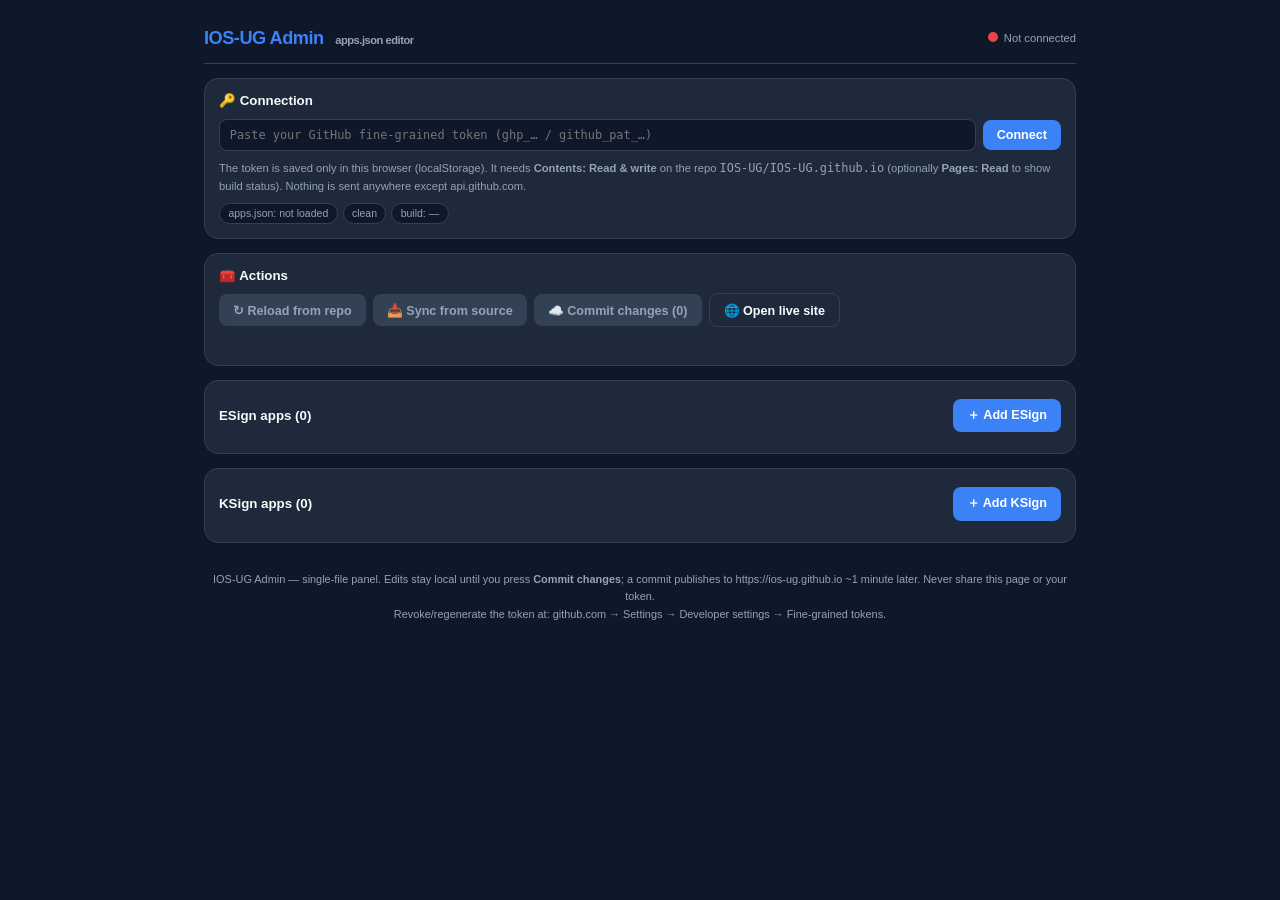
<file: admin.html>
<!DOCTYPE html>
<html lang="en">
<head>
<meta charset="UTF-8">
<meta name="viewport" content="width=device-width, initial-scale=1.0">
<meta name="robots" content="noindex, nofollow">
<title>IOS-UG Admin (private)</title>
<link rel="icon" type="image/png" href="images/ios-ug-logo.png">
<style>
  :root {
    --bg: #0f172a;
    --bg-card: #1e293b;
    --bg-input: #0f172a;
    --text-main: #f8fafc;
    --text-muted: #94a3b8;
    --accent: #3b82f6;
    --accent-hover: #60a5fa;
    --border: #334155;
    --ok: #22c55e;
    --warn: #f59e0b;
    --bad: #ef4444;
  }
  * { box-sizing: border-box; margin: 0; padding: 0; }
  html, body { background: var(--bg); color: var(--text-main); font-family: -apple-system, BlinkMacSystemFont, "Segoe UI", Roboto, Helvetica, Arial, sans-serif; font-size: 14px; -webkit-tap-highlight-color: transparent; }
  .wrap { max-width: 900px; margin: 0 auto; padding: 1rem; }
  header { display: flex; align-items: center; justify-content: space-between; padding: 1rem 0; border-bottom: 1px solid var(--border); margin-bottom: 1rem; flex-wrap: wrap; gap: .5rem; }
  .logo { font-size: 1.3rem; font-weight: 800; color: var(--accent); letter-spacing: -0.5px; }
  .logo small { color: var(--text-muted); font-weight: 600; font-size: .8rem; margin-left: .5rem; }
  .dot { display: inline-block; width: 10px; height: 10px; border-radius: 50%; background: var(--bad); margin-right: .4rem; }
  .dot.ok { background: var(--ok); }
  .dot.warn { background: var(--warn); }
  .card { background: var(--bg-card); border: 1px solid var(--border); border-radius: 14px; padding: 1rem; margin-bottom: 1rem; }
  .card h2 { font-size: .95rem; font-weight: 700; margin-bottom: .75rem; color: var(--text-main); }
  .row { display: flex; gap: .5rem; flex-wrap: wrap; align-items: center; }
  input, textarea, select { background: var(--bg-input); border: 1px solid var(--border); border-radius: 8px; color: var(--text-main); padding: .6rem .7rem; font-size: .9rem; font-family: inherit; width: 100%; }
  input:focus, textarea:focus { outline: none; border-color: var(--accent); }
  .mono { font-family: ui-monospace, SFMono-Regular, Menlo, Consolas, monospace; font-size: .85rem; }
  button { background: var(--accent); color: #fff; border: none; border-radius: 8px; padding: .6rem 1rem; font-size: .9rem; font-weight: 700; cursor: pointer; transition: background .2s; white-space: nowrap; }
  button:hover { background: var(--accent-hover); }
  button:disabled { background: var(--border); color: var(--text-muted); cursor: not-allowed; }
  button.ghost { background: transparent; border: 1px solid var(--border); color: var(--text-main); }
  button.ghost:hover { border-color: var(--accent); color: var(--accent); }
  button.danger { background: transparent; border: 1px solid var(--bad); color: var(--bad); padding: .3rem .6rem; font-size: .8rem; }
  button.danger:hover { background: rgba(239,68,68,.12); }
  .chip { display: inline-block; padding: .25rem .6rem; border-radius: 999px; border: 1px solid var(--border); font-size: .75rem; color: var(--text-muted); background: var(--bg-input); }
  .chip.dirty { border-color: var(--warn); color: var(--warn); }
  .hint { color: var(--text-muted); font-size: .8rem; line-height: 1.5; }
  .status { font-size: .85rem; min-height: 1.2em; }
  .status.ok { color: var(--ok); }
  .status.warn { color: var(--warn); }
  .status.bad { color: var(--bad); }
  .list-head { display: flex; align-items: center; justify-content: space-between; margin: .25rem 0 .5rem; }
  .list-head b { font-size: .95rem; }
  .app { border: 1px solid var(--border); border-radius: 10px; padding: .6rem; margin-bottom: .5rem; background: rgba(15,23,42,.55); }
  .app-grid { display: grid; grid-template-columns: 4.5rem 1.4fr 1.2fr 1fr auto; gap: .4rem; align-items: center; }
  .app-grid input { padding: .45rem .5rem; }
  .badge-input { text-align: center; font-weight: 800; text-transform: uppercase; }
  @media (max-width: 720px) {
    .app-grid { grid-template-columns: 3.5rem 1fr 1fr 1fr; }
    .app .del { grid-column: span 4; width: 100%; }
  }
  .toast { position: fixed; bottom: 1.2rem; left: 50%; transform: translateX(-50%); background: var(--bg-card); border: 1px solid var(--border); padding: .8rem 1.2rem; border-radius: 10px; display: none; z-index: 50; box-shadow: 0 10px 30px rgba(0,0,0,.4); max-width: 90vw; }
  .toast.show { display: block; }
  details { margin-top: .5rem; }
  details textarea { min-height: 8rem; margin-top: .4rem; }
  footer { color: var(--text-muted); font-size: .78rem; text-align: center; padding: 1rem 0; line-height: 1.6; }
</style>
</head>
<body>
<div class="wrap">

  <header>
    <div class="logo">IOS-UG Admin <small>apps.json editor</small></div>
    <div class="hint"><span class="dot" id="dot"></span><span id="conn-label">Not connected</span></div>
  </header>

  <!-- CONNECTION -->
  <div class="card">
    <h2>🔑 Connection</h2>
    <div class="row">
      <input type="password" id="token" class="mono" placeholder="Paste your GitHub fine-grained token (ghp_… / github_pat_…)" autocomplete="off" style="flex:1; min-width:220px;">
      <button id="btn-connect">Connect</button>
      <button id="btn-disconnect" class="ghost" hidden>Forget</button>
    </div>
    <p class="hint" style="margin-top:.6rem;">
      The token is saved only in this browser (localStorage). It needs <b>Contents: Read &amp; write</b> on the repo
      <span class="mono">IOS-UG/IOS-UG.github.io</span> (optionally <b>Pages: Read</b> to show build status). Nothing is sent anywhere except api.github.com.
    </p>
    <div class="row" style="margin-top:.6rem; gap:.35rem;">
      <span class="chip" id="chip-file">apps.json: not loaded</span>
      <span class="chip" id="chip-dirty">clean</span>
      <span class="chip" id="chip-build">build: —</span>
    </div>
  </div>

  <!-- TOOLBAR -->
  <div class="card">
    <h2>🧰 Actions</h2>
    <div class="row">
      <button id="btn-reload" disabled>↻ Reload from repo</button>
      <button id="btn-sync" disabled>📥 Sync from source</button>
      <button id="btn-commit" disabled>☁️ Commit changes (<span id="dirty-count">0</span>)</button>
      <button id="btn-open" class="ghost">🌐 Open live site</button>
    </div>
    <div class="status" id="status" style="margin-top:.7rem;"></div>
  </div>

  <!-- SYNC FALLBACK -->
  <div class="card" id="sync-card" hidden>
    <h2>📥 Sync from source</h2>
    <p class="hint" id="sync-msg">Checking the original site's apps.js …</p>
    <details id="sync-paste" open>
      <summary class="hint">Automatic fetch blocked — paste here instead</summary>
      <textarea id="sync-text" class="mono" placeholder="Paste the FULL text of https://website.khoindvn.io.vn/apps.js here, then press Parse…"></textarea>
      <div class="row" style="margin-top:.5rem;">
        <button id="btn-parse">Parse text</button>
        <button id="btn-merge" disabled>Merge new apps</button>
      </div>
    </details>
  </div>

  <!-- LISTS -->
  <div class="card">
    <div class="list-head"><b>ESign apps (<span id="count-esign">0</span>)</b><button id="btn-add-esign">＋ Add ESign</button></div>
    <div id="list-esign"></div>
  </div>

  <div class="card">
    <div class="list-head"><b>KSign apps (<span id="count-ksign">0</span>)</b><button id="btn-add-ksign">＋ Add KSign</button></div>
    <div id="list-ksign"></div>
  </div>

  <footer>
    IOS-UG Admin — single-file panel. Edits stay local until you press <b>Commit changes</b>; a commit publishes to
    https://ios-ug.github.io ~1 minute later. Never share this page or your token.<br>
    Revoke/regenerate the token at: github.com → Settings → Developer settings → Fine-grained tokens.
  </footer>
</div>

<div class="toast" id="toast"></div>

<script>
(function () {
  "use strict";

  var REPO = "IOS-UG/IOS-UG.github.io";
  var BRANCH = "main";
  var PATH = "apps.json";
  var LS_KEY = "iosug_admin_token";
  var SOURCE_JS = "https://website.khoindvn.io.vn/apps.js";

  var state = { token: "", sha: null, data: { esign: [], ksign: [] }, dirty: false };

  var $ = function (id) { return document.getElementById(id); };

  /* ---------- helpers ---------- */
  function toast(msg) {
    var t = $("toast"); t.textContent = msg; t.classList.add("show");
    clearTimeout(toast._h); toast._h = setTimeout(function () { t.classList.remove("show"); }, 3200);
  }
  function setStatus(msg, cls) {
    var s = $("status"); s.textContent = msg; s.className = "status" + (cls ? " " + cls : "");
  }
  function getToken() { return state.token || localStorage.getItem(LS_KEY) || ""; }

  function b64ToUtf8(b64) {
    var bin = atob(b64.replace(/\s/g, ""));
    var bytes = new Uint8Array(bin.length);
    for (var i = 0; i < bin.length; i++) bytes[i] = bin.charCodeAt(i);
    return new TextDecoder("utf-8").decode(bytes);
  }
  function utf8ToB64(str) {
    var bytes = new TextEncoder().encode(str);
    var bin = ""; var CHUNK = 0x8000;
    for (var i = 0; i < bytes.length; i += CHUNK) {
      bin += String.fromCharCode.apply(null, bytes.subarray(i, i + CHUNK));
    }
    return btoa(bin);
  }

  function gh(path, opts) {
    var token = getToken();
    if (!token) return Promise.reject(new Error("Not connected — paste a token first"));
    opts = opts || {};
    opts.headers = Object.assign({
      "Accept": "application/vnd.github+json",
      "Authorization": "Bearer " + token,
      "X-GitHub-Api-Version": "2022-11-28"
    }, opts.headers || {});
    if (opts.body && typeof opts.body !== "string") opts.body = JSON.stringify(opts.body);
    return fetch("https://api.github.com" + path, opts).then(function (res) {
      if (!res.ok) {
        return res.json().catch(function () { return {}; }).then(function (j) {
          var e = new Error((j && j.message) || ("HTTP " + res.status));
          e.status = res.status; throw e;
        });
      }
      return res.status === 204 ? null : res.json();
    });
  }

  function autoBadge(cat, title) {
    var base = cat === "esign" ? "E" : "K";
    var m = (title || "").match(/V(\d+)\s*$/);
    return base + (m ? m[1] : "");
  }

  /* ---------- local validation before commits ---------- */
  function validate() {
    var i, cat, arr;
    for (cat in state.data) {
      arr = state.data[cat] || [];
      for (i = 0; i < arr.length; i++) {
        var a = arr[i];
        if (!/^[a-zA-Z0-9]+$/.test(String(a.plist || ""))) {
          return "Row " + (i + 1) + " in " + cat + " has an invalid plist id: " + JSON.stringify(a.plist || "");
        }
      }
    }
    return null;
  }

  /* ---------- rendering ---------- */
  function renderAll() {
    renderCat("esign");
    renderCat("ksign");
    updateChips();
  }

  function renderCat(cat) {
    var list = $("list-" + cat);
    list.innerHTML = "";
    var apps = state.data[cat] || [];
    $("count-" + cat).textContent = apps.length;
    apps.forEach(function (app, idx) {
      var box = document.createElement("div");
      box.className = "app";
      var grid = document.createElement("div");
      grid.className = "app-grid";

      var badge = document.createElement("input");
      badge.className = "badge-input";
      badge.value = app.badge || ""; badge.placeholder = cat[0].toUpperCase();
      badge.addEventListener("input", function () { app.badge = badge.value; markDirty(); });

      var title = document.createElement("input");
      title.value = app.title || ""; title.placeholder = "App name";
      title.addEventListener("input", function () { app.title = title.value; markDirty(); });

      var sub = document.createElement("input");
      sub.value = app.sub || ""; sub.placeholder = "Description";
      sub.addEventListener("input", function () { app.sub = sub.value; markDirty(); });

      var plist = document.createElement("input");
      plist.className = "mono";
      plist.value = app.plist || ""; plist.placeholder = "plist id";
      plist.addEventListener("input", function () { app.plist = plist.value.trim(); markDirty(); });

      var del = document.createElement("button");
      del.className = "danger del"; del.textContent = "🗑 Delete";
      del.addEventListener("click", function () {
        if (!confirm("Delete \"" + (app.title || "this app") + "\"?")) return;
        state.data[cat].splice(idx, 1); markDirty(); renderAll();
      });

      grid.appendChild(badge); grid.appendChild(title); grid.appendChild(sub); grid.appendChild(plist); grid.appendChild(del);
      box.appendChild(grid);
      list.appendChild(box);
    });
  }

  function updateChips() {
    var n = 0;
    n = countDirty();
    $("dirty-count").textContent = n;
    var ch = $("chip-dirty");
    ch.textContent = n ? (n + " unsaved") : "clean";
    ch.className = "chip" + (n ? " dirty" : "");
    $("btn-commit").disabled = !(state.sha && n);
    $("btn-reload").disabled = !state.token;
    $("btn-sync").disabled = !state.token;
  }

  function countDirty() {
    if (!state.cleanJson) return 0;
    try {
      var now = JSON.stringify({ esign: state.data.esign, ksign: state.data.ksign });
      var before = JSON.stringify(JSON.parse(state.cleanJson));
      return JSON.stringify(sortObj(JSON.parse(now))) === JSON.stringify(sortObj(before)) ? 0 : 1;
    } catch (e) { return 1; }
  }
  function sortObj(o) {
    if (Array.isArray(o)) return o.map(sortObj);
    if (o && typeof o === "object") {
      var r = {}; Object.keys(o).sort().forEach(function (k) { r[k] = sortObj(o[k]); }); return r;
    }
    return o;
  }
  function markDirty() { state.dirty = true; updateChips(); }

  /* ---------- connect / load / save ---------- */
  function connect() {
    var t = $("token").value.trim();
    if (!t) { toast("Paste a token first"); return; }
    state.token = t;
    localStorage.setItem(LS_KEY, t);
    $("token").value = "";
    setStatus("Checking token…", "warn");
    gh("/repos/" + REPO + "/contents/" + PATH + "?ref=" + BRANCH).then(function (j) {
      state.sha = j.sha;
      state.data = JSON.parse(b64ToUtf8(j.content));
      state.cleanJson = JSON.stringify({ esign: state.data.esign, ksign: state.data.ksign });
      $("dot").className = "dot ok";
      $("conn-label").textContent = "Connected";
      $("chip-file").textContent = "apps.json: loaded (" + j.sha.slice(0, 7) + ")";
      renderAll();
      setStatus("Loaded " + state.data.esign.length + " ESign + " + state.data.ksign.length + " KSign apps.", "ok");
      checkBuild();
    }).catch(function (e) {
      $("dot").className = "dot"; $("conn-label").textContent = "Not connected";
      state.token = ""; localStorage.removeItem(LS_KEY);
      setStatus("Connect failed: " + e.message, "bad");
      toast("Connect failed: " + e.message);
    });
  }

  function disconnect() {
    state.token = ""; localStorage.removeItem(LS_KEY);
    $("dot").className = "dot"; $("conn-label").textContent = "Not connected";
    setStatus("Token forgotten from this browser.", "warn");
  }

  function reload() {
    gh("/repos/" + REPO + "/contents/" + PATH + "?ref=" + BRANCH).then(function (j) {
      state.sha = j.sha;
      state.data = JSON.parse(b64ToUtf8(j.content));
      state.cleanJson = JSON.stringify({ esign: state.data.esign, ksign: state.data.ksign });
      renderAll();
      setStatus("Reloaded from repo (your unsaved edits were discarded).", "warn");
    }).catch(function (e) { setStatus("Reload failed: " + e.message, "bad"); });
  }

  function commit() {
    var err = validate();
    if (err) { setStatus(err, "bad"); toast(err); return; }
    var json = JSON.stringify(state.data, null, 2) + "\n";
    var clean = JSON.stringify(sortObj(JSON.parse(JSON.stringify({ esign: state.data.esign, ksign: state.data.ksign }))));
    var before = null;
    try { before = JSON.stringify(sortObj(JSON.parse(state.cleanJson))); } catch (e) {}
    if (before === clean) { toast("Nothing changed."); return; }

    $("btn-commit").disabled = true;
    setStatus("Committing…", "warn");
    gh("/repos/" + REPO + "/contents/" + PATH, {
      method: "PUT",
      body: {
        message: "Update app list via admin",
        content: utf8ToB64(json),
        sha: state.sha,
        branch: BRANCH
      }
    }).then(function (j) {
      state.sha = j.commit && j.commit.sha ? j.commit.sha : state.sha;
      state.cleanJson = JSON.stringify({ esign: state.data.esign, ksign: state.data.ksign });
      $("chip-file").textContent = "apps.json: loaded (" + state.sha.slice(0, 7) + ")";
      setStatus("Committed " + (j.commit && j.commit.sha ? j.commit.sha.slice(0, 7) : "") + " — Pages is rebuilding, live in ~1 min.", "ok");
      toast("Committed! Going live in ~1 minute.");
      updateChips(); checkBuild(true);
    }).catch(function (e) {
      if (e.status === 409) {
        setStatus("Conflict: apps.json changed elsewhere. Press Reload (your unsaved edits will be lost) and redo them.", "bad");
      } else {
        setStatus("Commit failed: " + e.message, "bad");
      }
      updateChips();
    });
  }

  function checkBuild(poll) {
    var tries = poll ? 15 : 1;
    var tick = function () {
      gh("/repos/" + REPO + "/pages/builds/latest").then(function (j) {
        var st = j.status || "unknown";
        var chip = $("chip-build");
        if (st === "built") { chip.textContent = "build: live ✓"; chip.style.color = "var(--ok)"; setStatus("Pages build: done. Site is live.", "ok"); }
        else if (st === "building" && tries > 1) { chip.textContent = "build: building…"; setTimeout(tick, 8000); }
        else if (st === "errored") { chip.textContent = "build: failed!"; chip.style.color = "var(--bad)"; setStatus("Pages build FAILED — open the repo Actions tab.", "bad"); }
        else { chip.textContent = "build: " + st; }
      }).catch(function () {
        $("chip-build").textContent = "build: n/a (Pages:Read not allowed for this token)";
      });
    };
    tick();
  }

  /* ---------- sync from source ---------- */
  function extractJson(text) {
    var i = text.indexOf("window.apps");
    if (i < 0) throw new Error("\"window.apps\" not found in the pasted text");
    i = text.indexOf("{", i);
    if (i < 0) throw new Error("No object found after window.apps");
    var depth = 0, inStr = false, esc = false, end = -1;
    for (var k = i; k < text.length; k++) {
      var ch = text.charAt(k);
      if (inStr) {
        if (esc) esc = false;
        else if (ch === "\\") esc = true;
        else if (ch === "\"") inStr = false;
      } else if (ch === "\"") inStr = true;
      else if (ch === "{") depth++;
      else if (ch === "}") { depth--; if (depth === 0) { end = k + 1; break; } }
    }
    if (end < 0) throw new Error("Object after window.apps is not closed");
    return JSON.parse(text.slice(i, end));
  }

  function parseAppsJs(text) {
    var data = extractJson(text);
    var out = { esign: [], ksign: [] };
    ["esign", "ksign"].forEach(function (cat) {
      (data[cat] || []).forEach(function (item) {
        var plistM = (item.url || "").match(/plists\/([a-zA-Z0-9]+)\.plist/);
        if (!plistM) return;
        out[cat].push({
          title: item.name || (cat === "esign" ? "ESign" : "KSign"),
          sub: item.descriptions || item.description || "",
          plist: plistM[1],
          badge: autoBadge(cat, item.name)
        });
      });
    });
    return out;
  }

  function runSync(text, fromPaste) {
    var src;
    try { src = parseAppsJs(text); }
    catch (e) { syncMsg("Could not parse: " + e.message, "bad"); return; }
    var added = { esign: [], ksign: [] };
    ["esign", "ksign"].forEach(function (cat) {
      var have = {};
      (state.data[cat] || []).forEach(function (a) { have[a.plist] = true; });
      src[cat].forEach(function (a) { if (!have[a.plist]) added[cat].push(a); });
    });
    var total = added.esign.length + added.ksign.length;
    if (!total) { syncMsg("Already in sync — nothing new on the source site.", "ok"); return; }
    window._pendingMerge = added;
    syncMsg("Found " + total + " new app(s): " + added.esign.length + " ESign, " + added.ksign.length + " KSign. Press Merge to add them (not committed yet — review then Commit).", (fromPaste ? "warn" : "ok"));
    $("btn-merge").disabled = false;
    $("sync-paste").open = !!fromPaste;
  }

  function syncMsg(msg, cls) { var el = $("sync-msg"); el.textContent = msg; el.className = "hint " + (cls || ""); }

  function tryAutoSync() {
    $("sync-card").hidden = false;
    syncMsg("Downloading https://website.khoindvn.io.vn/apps.js …", "warn");
    fetch(SOURCE_JS, { cache: "no-store" }).then(function (r) {
      if (!r.ok) throw new Error("HTTP " + r.status);
      return r.text();
    }).then(function (t) { runSync(t, false); })
      .catch(function () {
        $("sync-card").hidden = false;
        $("sync-paste").open = true;
        syncMsg("Direct fetch blocked by the source site (CORS). Open " + SOURCE_JS + " in a new tab, copy ALL text, paste it below, then press Parse.", "warn");
      });
  }

  function merge() {
    var added = window._pendingMerge;
    if (!added) return;
    ["esign", "ksign"].forEach(function (cat) {
      added[cat].forEach(function (a) { state.data[cat].push(a); });
    });
    window._pendingMerge = null;
    $("btn-merge").disabled = true;
    markDirty(); renderAll();
    setStatus("Merged " + (added.esign.length + added.ksign.length) + " apps locally. Review, then press Commit changes.", "warn");
  }

  /* ---------- add rows ---------- */
  function addApp(cat) {
    state.data[cat].push({
      title: cat === "esign" ? "ESign" : "KSign",
      sub: "",
      plist: "",
      badge: autoBadge(cat, cat === "esign" ? "ESign" : "KSign")
    });
    markDirty(); renderCat(cat);
    var rows = $("list-" + cat).children;
    if (rows.length) rows[rows.length - 1].scrollIntoView({ behavior: "smooth", block: "center" });
  }

  /* ---------- wiring ---------- */
  $("btn-connect").addEventListener("click", connect);
  $("btn-disconnect").addEventListener("click", disconnect);
  $("btn-reload").addEventListener("click", reload);
  $("btn-commit").addEventListener("click", commit);
  $("btn-sync").addEventListener("click", tryAutoSync);
  $("btn-parse").addEventListener("click", function () { runSync($("sync-text").value, true); });
  $("btn-merge").addEventListener("click", merge);
  $("btn-add-esign").addEventListener("click", function () { addApp("esign"); });
  $("btn-add-ksign").addEventListener("click", function () { addApp("ksign"); });
  $("btn-open").addEventListener("click", function () { window.open("https://ios-ug.github.io", "_blank", "noopener"); });
  $("token").addEventListener("keydown", function (e) { if (e.key === "Enter") connect(); });

  if (getToken()) {
    $("dot").className = "dot warn";
    $("conn-label").textContent = "Saved token found — press Connect";
  }
  renderAll();
  subscribeBadgeEdits();

  /* input handler nudge: badge/title/sub topics handled inline above */

  function subscribeBadgeEdits() { /* placeholder: inputs already bound at render */ }
})();
</script>
</body>
</html>
</file>
